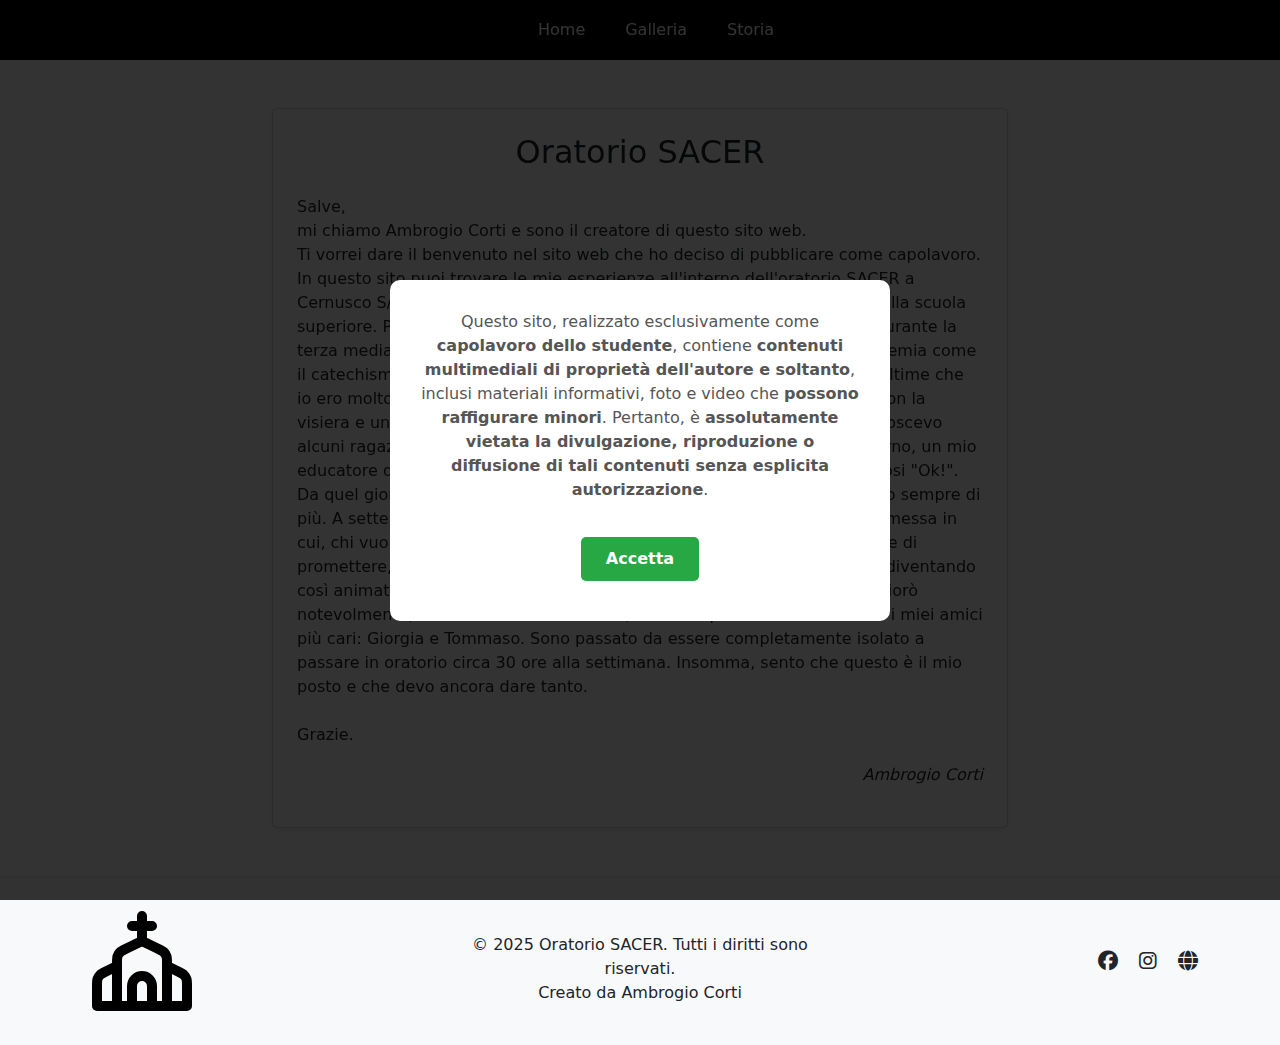
<file: index.html>
<!DOCTYPE html>
<html lang="it-IT">
    <head>
        <title>Oratorio SACER</title>
        <link rel="icon" type="image/x-icon" href="./images/favicon.svg">
        <link rel="stylesheet" href="./css/body.css">
        <link rel="stylesheet" href="./css/style-tel.css">
        <meta name="viewport" content="width=device-width, initial-scale=1.0">
        <link href="https://cdn.jsdelivr.net/npm/bootstrap@5.3.2/dist/css/bootstrap.min.css" rel="stylesheet">
        <meta name="viewport" content="width=device-width, initial-scale=1, minimum-scale=1, maximum-scale=1, user-scalable=no">
        <link rel="stylesheet" href="https://cdnjs.cloudflare.com/ajax/libs/font-awesome/6.4.2/css/all.min.css">
        <meta name="google-site-verification" content="uvR4DoMm1fZ2NOWO52zbd2JD6_zcyFLy5lDsZyeucfA" />
    </head>
    <body>
        <nav class="navbar">
            <ul class="nav-list">
            <li><a href="">Home</a></li>
            <li><a href="./images.html">Galleria</a></li>
            <li><a href="./timeline.html">Storia</a></li>
            </ul>
        </nav>

        <div class="container my-5">
            <div class="row justify-content-center">
                <div class="col-lg-8">
                    <div class="card shadow-sm">
                        <div class="card-body p-4">
                            <h2 class="text-center mb-4">Oratorio SACER</h2>
                            <p class="card-text">
                                Salve,<br>
                                mi chiamo Ambrogio Corti e sono il creatore di questo sito web.<br>
                                Ti vorrei dare il benvenuto nel sito web che ho deciso di pubblicare come capolavoro.<br>
                                In questo sito puoi trovare le mie esperienze all'interno dell'oratorio SACER a Cernusco S/N (MI), città in cui vivo.
                                Frequento l'oratorio dal primo anno della scuola superiore. Prima e durante la pandemia andavo pochissimo in oratorio.
                                Durante la terza media sono riprese alcune attività che si facevano prima della pandemia come il catechismo e le attività la domenica pomeriggio.
                                Ed è proprio in quest'ultime che io ero molto timido: giocavo con i miei coetanei indossando un cappello con la visiera e un paio di occhiali da sole anche quando il sole non c'era.
                                Io conoscevo alcuni ragazzi della mia età ma pensavo che fossi un estraneo. Poi un giorno, un mio educatore di nome Gabriele, mi chiese se volessi giocare con loro: io risposi "Ok!".
                                Da quel giorno continuai a tornare lì ogni domenica e man mano mi aprivo sempre di più.
                                A settembre 2022 feci la Professione di Fede (PDF), una specie di promessa in cui, chi vuole degli animatori che sono
                                in prima superiore, appunto, decide di promettere, di mettersi al servizio degli altri (soprattutto dei più giovani) diventando così animatori.
                                Da quel momento in poi la mia esperienza in oratorio migliorò notevolmente; durante lo Studio Insieme, conobbi quelli che adesso sono i miei amici più cari: Giorgia e Tommaso.
                                Sono passato da essere completamente isolato a passare in oratorio circa 30 ore alla settimana. Insomma, sento che questo è il mio posto e che devo ancora dare tanto.<br><br>
                                Grazie.
                                <p class="text-end fst-italic">Ambrogio Corti</p>
                            </p>
                        </div>
                    </div>
                </div>
            </div>
        </div>

        <!-- Freccia torna su -->
        <div id="scrollTop"><i class="fas fa-arrow-up"></i></div>


        <!--Cookie Banner-->
        <div id="cookieOverlay" class="cookie-overlay">
            <div class="cookie-modal">
                <p>Questo sito, realizzato esclusivamente come <b>capolavoro dello studente</b>, contiene <b>contenuti multimediali di proprietà dell'autore e soltanto</b>, inclusi materiali informativi, foto e video che <b>possono raffigurare minori</b>. Pertanto, è <b>assolutamente vietata la divulgazione, riproduzione o diffusione di tali contenuti senza esplicita autorizzazione</b>.</p>
                    <button id="acceptCookies" class="cookie-btn accept">Accetta</button>
            </div>
        </div>

        <!-- Footer -->
        <footer class="footer bg-light">
            <div class="container py-4">
                <div class="row align-items-center">
                    <div class="col-md-4 text-center text-md-start mb-3 mb-md-0">
                        <a href="#">
                            <img src="./images/favicon.svg" width="120" alt="Logo Oratorio SACER">
                        </a>
                    </div>
                    
                    <div class="col-md-4 text-center mb-3 mb-md-0">
                        <div class="row mt-3">
                            <div class="col-12 text-center">
                                <p class="mb-0">&copy; 2025 Oratorio SACER. Tutti i diritti sono riservati. <br>Creato da Ambrogio Corti</p>
                            </div>
                        </div>
                    </div>
                    
                    <div class="col-md-4 text-center text-md-end">
                        <div class="social-media-wrapper">
                            <ul class="list-inline m-0">
                                <li class="list-inline-item me-3">
                                    <a href="https://www.facebook.com/upgcernusco?locale=it_IT" target="_blank" class="text-dark">
                                        <i class="fab fa-facebook fa-lg"></i>
                                    </a>
                                </li>
                                <li class="list-inline-item me-3">
                                    <a href="https://www.instagram.com/upgcernusco/?hl=it" target="_blank" class="text-dark">
                                        <i class="fab fa-instagram fa-lg"></i>
                                    </a>
                                </li>
                                <li class="list-inline-item">
                                    <a href="https://www.cernuscoinsieme.it" target="_blank" class="text-dark">
                                        <i class="fas fa-globe fa-lg"></i>
                                    </a>
                                </li>
                            </ul>
                        </div>
                    </div>
                </div>
            </div>
        </footer>
        
        <!-- Bootstrap JS -->
        <script src="https://cdn.jsdelivr.net/npm/bootstrap@5.3.2/dist/js/bootstrap.bundle.min.js"></script>
        <script src="./scripts/script.js"></script>
        <script>
            const script = document.createElement('script');
            script.src = 'scripts/script.js';
            document.body.appendChild(script);
            
            script.onerror = function() {
                console.error("Errore nel caricamento dello script!");
            };
        </script>
    </body>
</html>
</file>
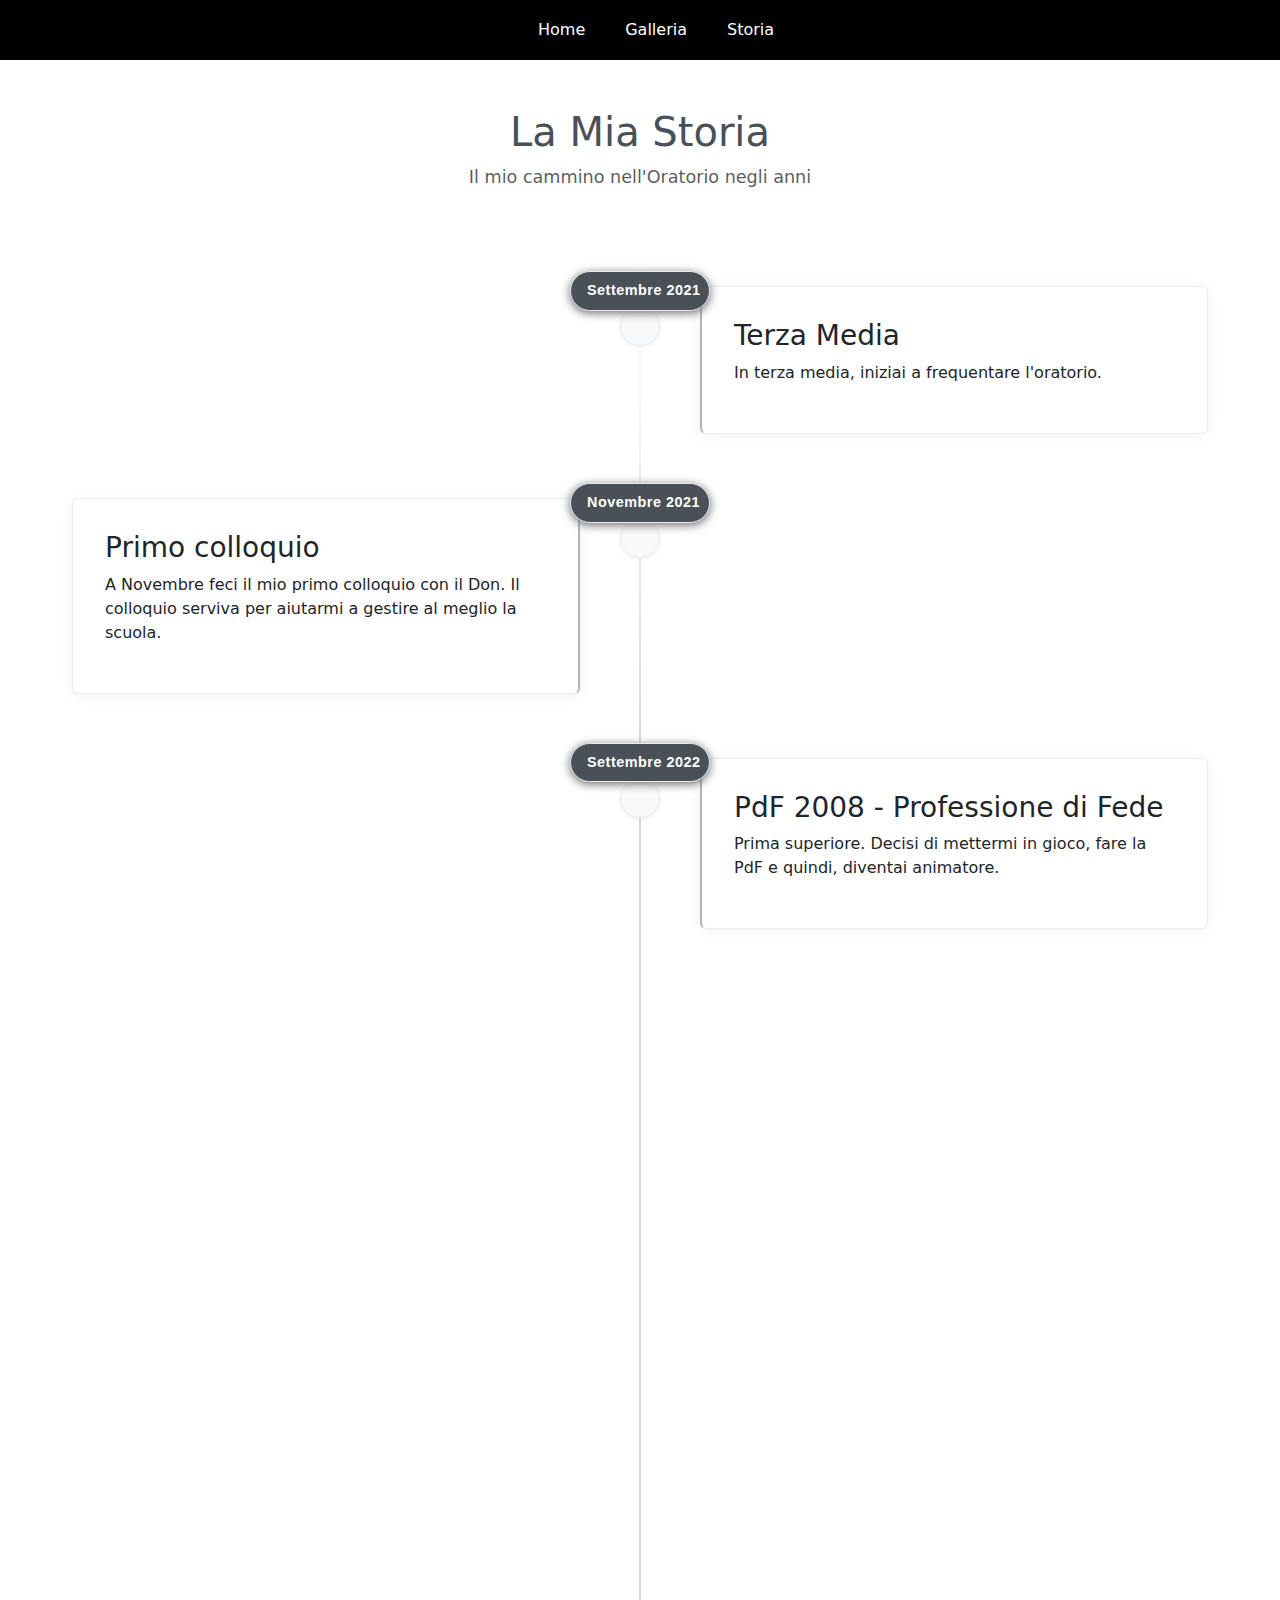
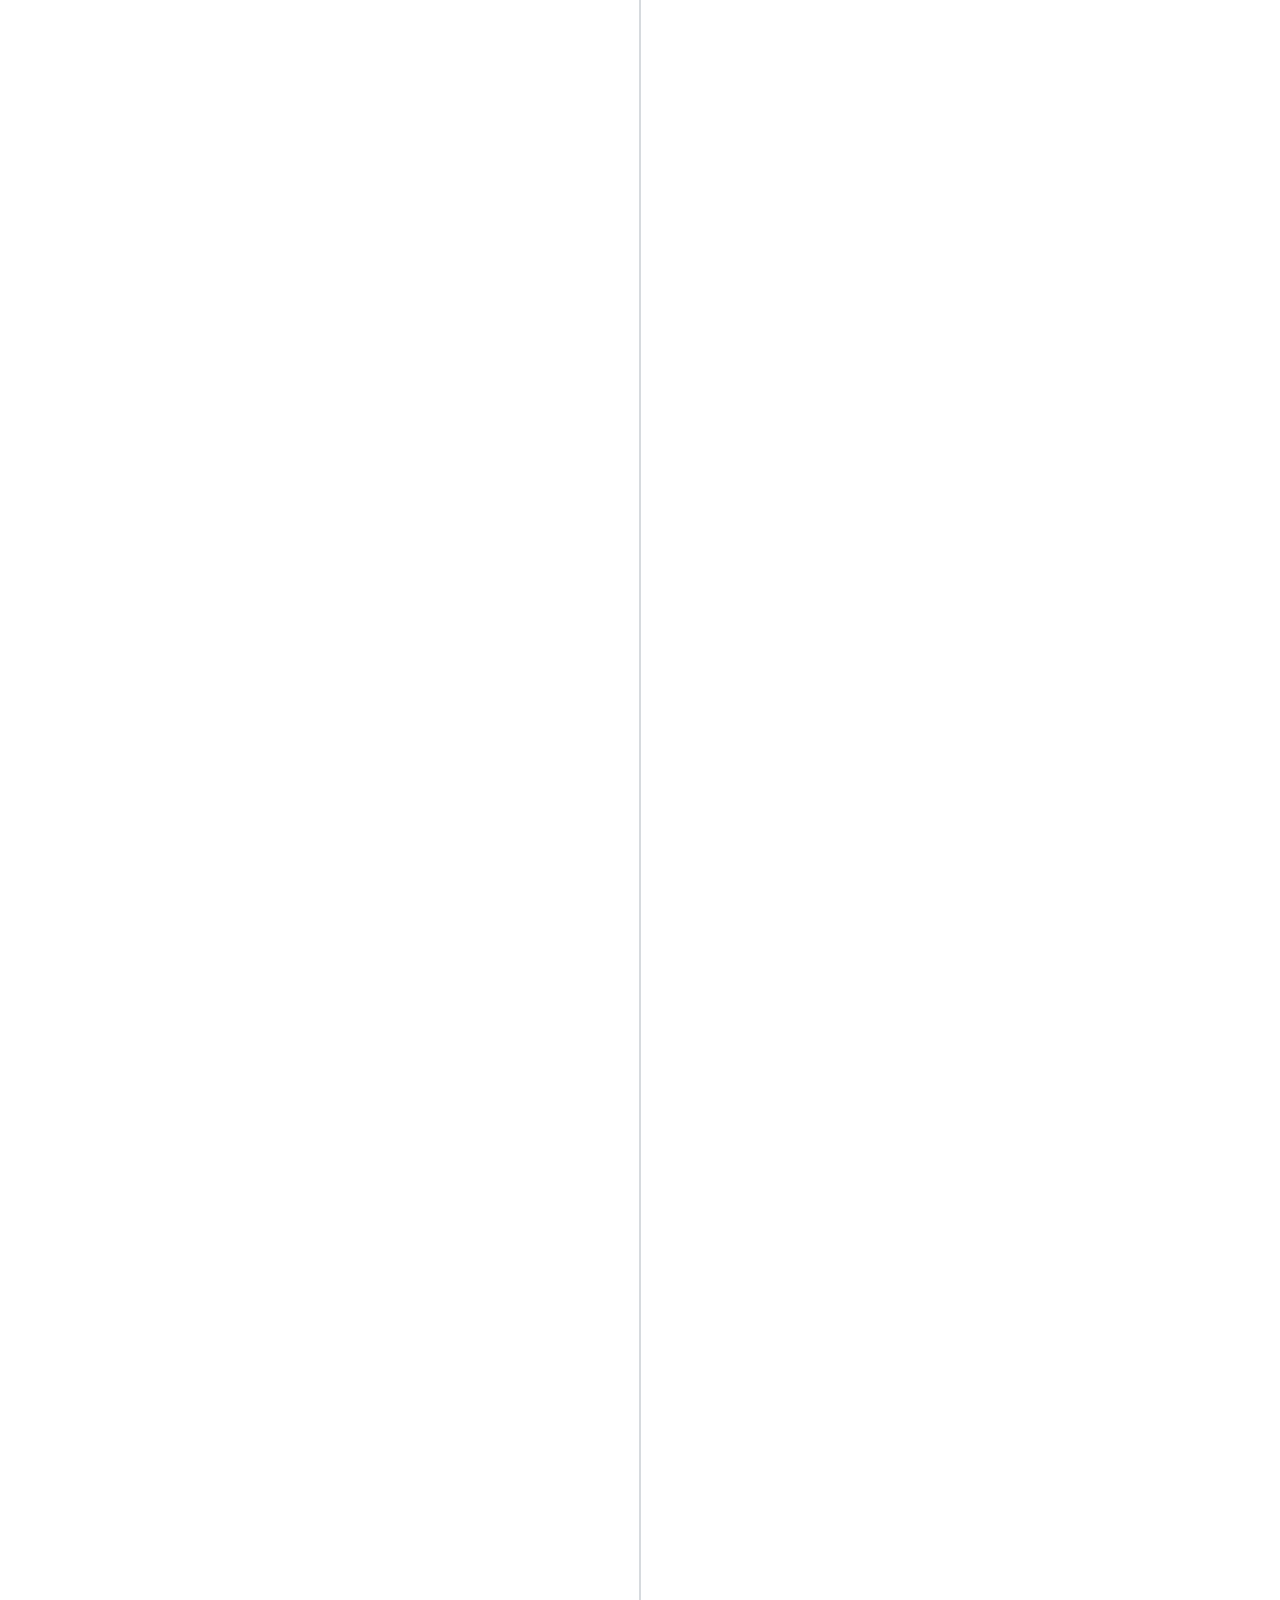
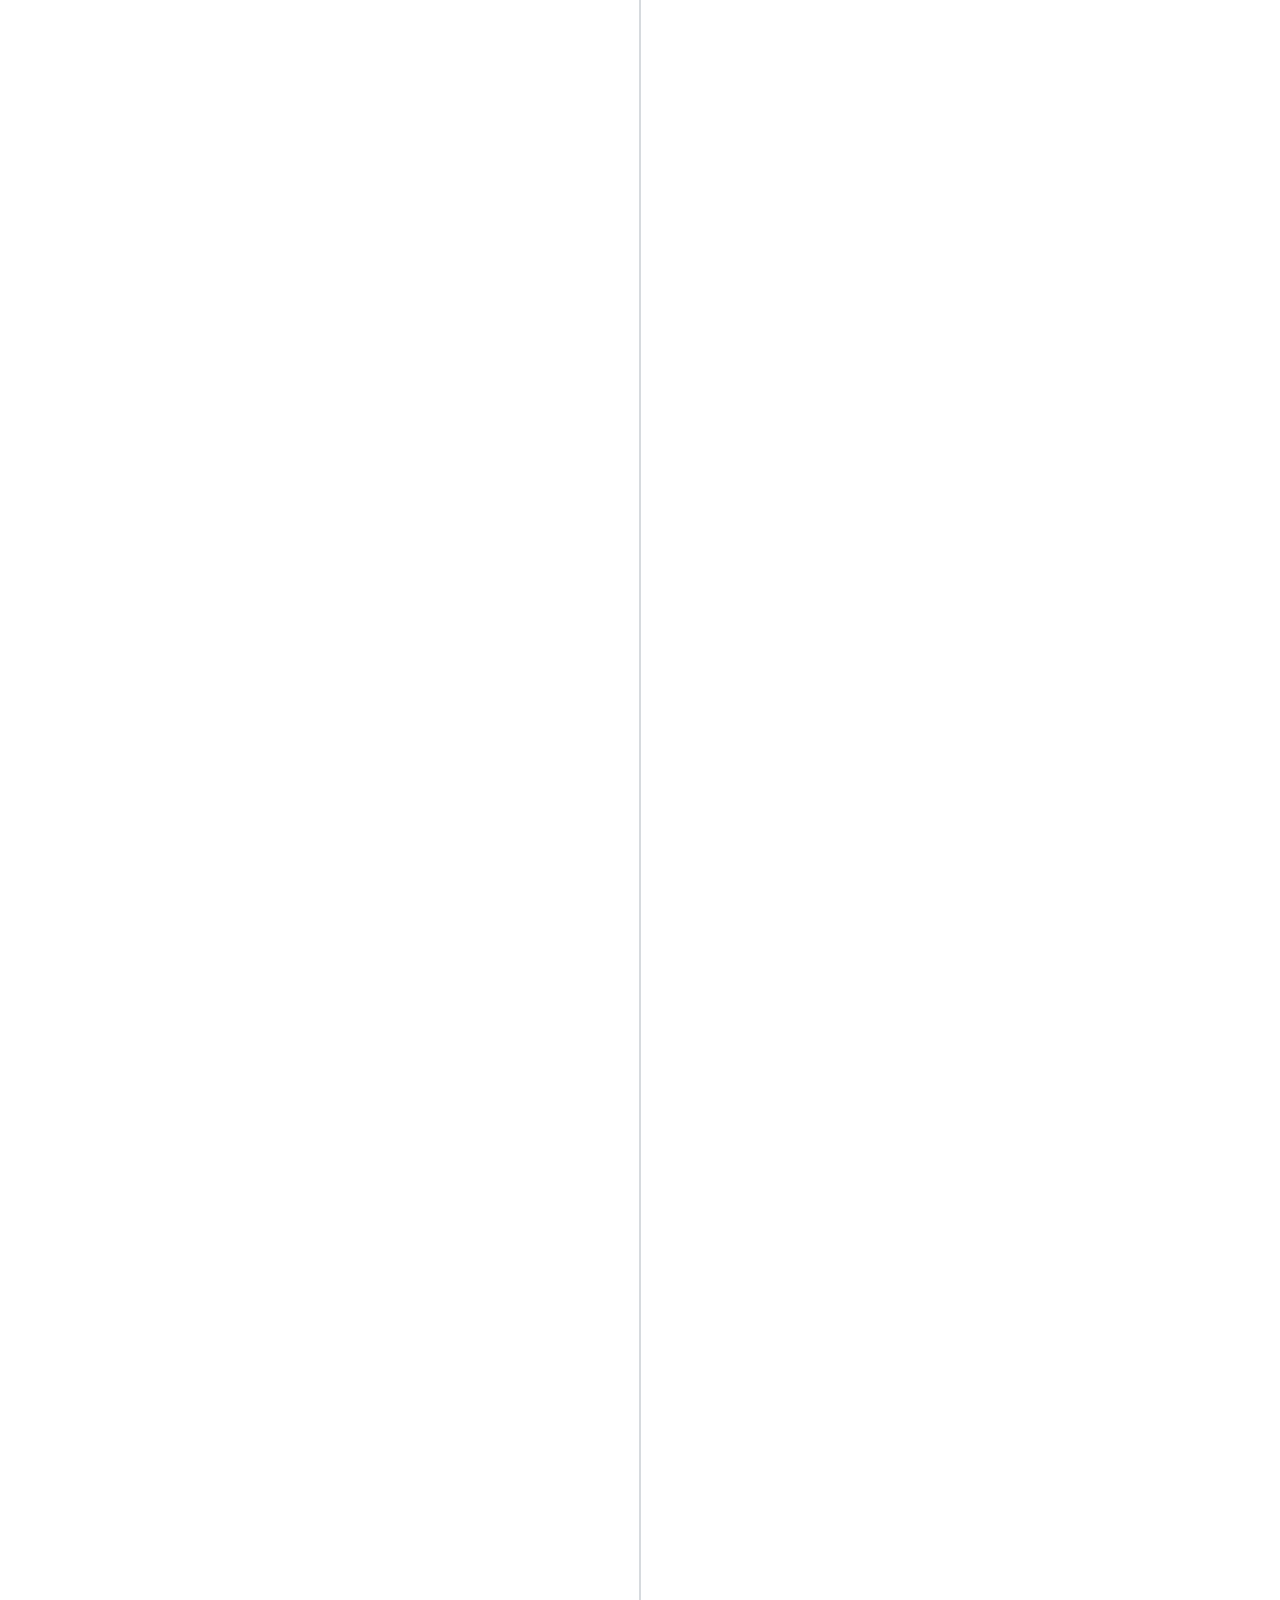
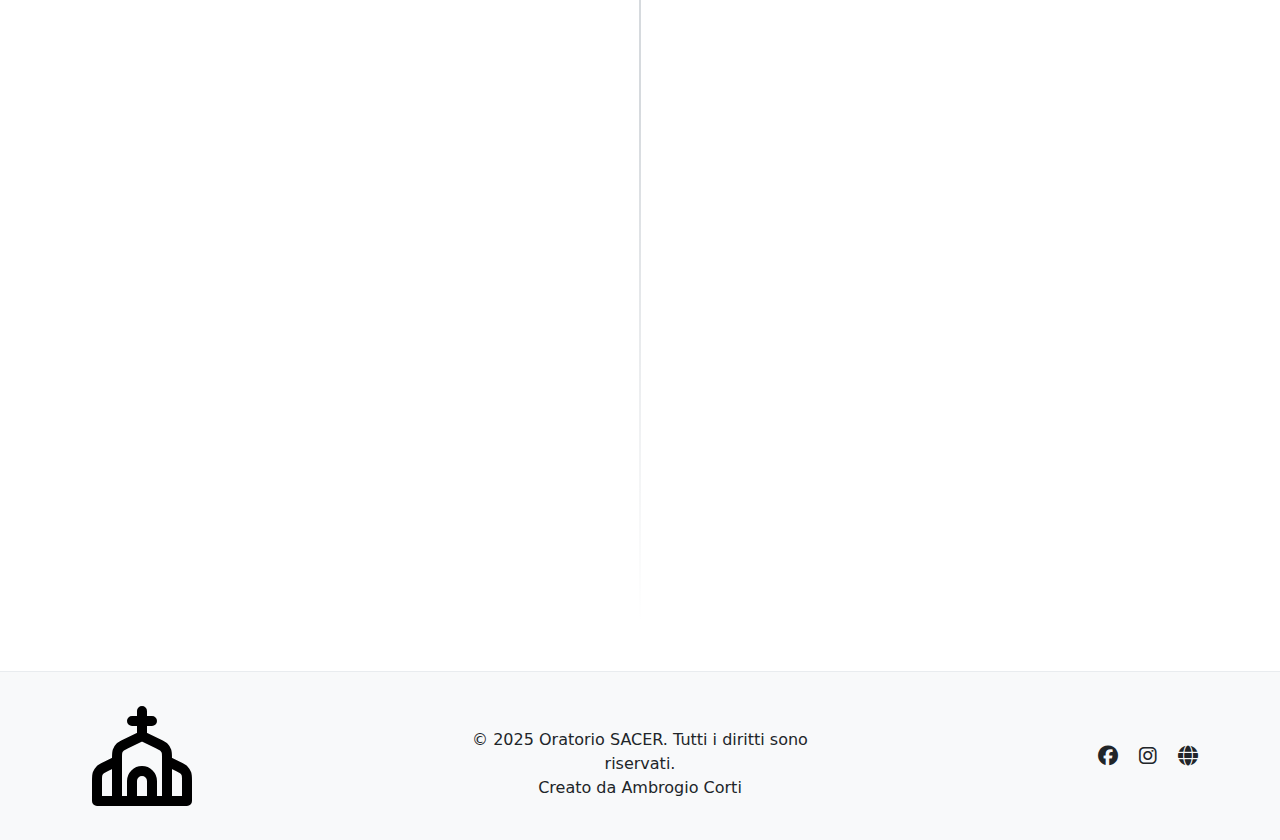
<file: timeline.html>
<!DOCTYPE html>
<html lang="it-IT">
<head>
    <title>La Nostra Storia - Oratorio SACER</title>
    <link rel="icon" type="image/x-icon" href="./images/favicon.svg">
    <link rel="stylesheet" href="./css/body.css">
    <link rel="stylesheet" href="./css/style-tel.css">
    <link rel="stylesheet" href="./css/timeline.css">
    <meta name="viewport" content="width=device-width, initial-scale=1.0">
    <link href="https://cdn.jsdelivr.net/npm/bootstrap@5.3.2/dist/css/bootstrap.min.css" rel="stylesheet">
    <link rel="stylesheet" href="https://cdnjs.cloudflare.com/ajax/libs/font-awesome/6.4.2/css/all.min.css">
    <meta name="viewport" content="width=device-width, initial-scale=1, minimum-scale=1, maximum-scale=1, user-scalable=no">
</head>
<body>
    <nav class="navbar">
        <ul class="nav-list">
            <li><a href="./index.html">Home</a></li>
            <li><a href="./images.html">Galleria</a></li>
            <li><a class="active" href="">Storia</a></li>
        </ul>
    </nav>

    <div class="timeline-container">
        <div class="timeline-header">
            <h1>La Mia Storia</h1>
            <p class="text-muted">Il mio cammino nell'Oratorio negli anni</p>
        </div>
        
        <div class="timeline" id="timeline">
        </div>
    </div>


        <!-- Freccia torna su -->
        <div id="scrollTop"><i class="fas fa-arrow-up"></i></div>

        <!-- Footer -->
        <footer class="footer bg-light">
            <div class="container py-4">
                <div class="row align-items-center">
                    <div class="col-md-4 text-center text-md-start mb-3 mb-md-0">
                        <a href="#">
                            <img src="./images/favicon.svg" width="120" alt="Logo Oratorio SACER">
                        </a>
                    </div>
                    
                    <div class="col-md-4 text-center mb-3 mb-md-0">
                        <div class="row mt-3">
                            <div class="col-12 text-center">
                                <p class="mb-0">&copy; 2025 Oratorio SACER. Tutti i diritti sono riservati. <br>Creato da Ambrogio Corti</p>
                            </div>
                        </div>
                    </div>
                    
                    <div class="col-md-4 text-center text-md-end">
                        <div class="social-media-wrapper">
                            <ul class="list-inline m-0">
                                <li class="list-inline-item me-3">
                                    <a href="https://www.facebook.com/upgcernusco?locale=it_IT" target="_blank" class="text-dark">
                                        <i class="fab fa-facebook fa-lg"></i>
                                    </a>
                                </li>
                                <li class="list-inline-item me-3">
                                    <a href="https://www.instagram.com/upgcernusco/?hl=it" target="_blank" class="text-dark">
                                        <i class="fab fa-instagram fa-lg"></i>
                                    </a>
                                </li>
                                <li class="list-inline-item">
                                    <a href="https://www.cernuscoinsieme.it" target="_blank" class="text-dark">
                                        <i class="fas fa-globe fa-lg"></i>
                                    </a>
                                </li>
                            </ul>
                        </div>
                    </div>
                </div>
            </div>
        </footer>
        
        <!-- Prima della chiusura del body -->
        <script src="https://cdn.jsdelivr.net/npm/bootstrap@5.3.2/dist/js/bootstrap.bundle.min.js"></script>
        <script src="./scripts/script.js"></script>
        <script src="./scripts/timeline.js"></script>
    </body>
</html>
</file>
<file: css/body.css>
body {
  font-family: 'Segoe UI', Tahoma, Geneva, Verdana, sans-serif;
  line-height: 1.6;
  color: #333;
  background-color: #f8f9fa;
  display: flex;
  flex-direction: column;
  min-height: 100vh;
}

.navbar {
  background-color: #000;
  font-size: 16px;
  display: flex;
  align-items: center;
  height: 60px;
}

.nav-list {
  list-style: none;
  display: flex;
  justify-content: center;
  width: 100%;
}

.nav-list li {
  position: relative;
  display: flex;
  align-items: center;
  height: 100%;
  list-style: none;
}

.nav-list a {
  color: #fff;
  text-decoration: none;
  padding: 10px 20px;
  display: flex;
  align-items: center;
  height: 100%;
  transition: background-color 0.3s ease;
}

.nav-list a:hover {
  background-color: #333;
}

.card {
  border: none;
  border-radius: 0.5rem;
  transition: transform 0.3s ease, box-shadow 0.3s ease;
}

.card:hover {
  transform: translateY(-5px);
  box-shadow: 0 10px 20px rgba(0, 0, 0, 0.1);
}

.cookie-overlay {
  position: fixed;
  top: 0;
  left: 0;
  width: 100%;
  height: 100%;
  background-color: rgba(0, 0, 0, 0.8);
  display: none;
  justify-content: center;
  align-items: center;
  z-index: 9999;
}

.cookie-modal {
  background: white;
  padding: 30px;
  border-radius: 10px;
  max-width: 500px;
  width: 90%;
  text-align: center;
}

.cookie-modal h3 {
  margin-bottom: 15px;
  color: #333;
}

.cookie-modal p {
  margin-bottom: 25px;
  color: #555;
  line-height: 1.5;
}

.cookie-buttons {
  display: flex;
  justify-content: center;
}

.cookie-btn {
  padding: 10px 25px;
  margin: 10px;
  border: none;
  border-radius: 5px;
  cursor: pointer;
  font-weight: bold;
}

.cookie-btn.accept {
  background-color: #28a745;
  color: white;
}

.cookie-btn.accept:hover {
  background-color: #2ecc71;
}

.cookie-lock {
  overflow: hidden;
  position: fixed;
  width: 100%;
}

body.cookie-lock {
  overflow: hidden;
  position: fixed;
  width: 100%;
  height: 100%;
}

.footer {
  background-color: #fff;
  border-top: 1px solid #e9ecef;
  margin-top: auto;
}

.footer a {
  text-decoration: none;
  transition: color 0.3s ease;
}

.footer a:hover {
  color: #0d6efd;
}

.social-media-wrapper a {
  color: #495057;
}

.social-media-wrapper a:hover {
  color: #0d6efd;
}

#scrollTop {
  position: fixed;
  bottom: 30px;
  right: 30px;
  width: 50px;
  height: 50px;
  background-color: #000;
  color: white;
  border-radius: 50%;
  display: flex;
  align-items: center;
  justify-content: center;
  font-size: 20px;
  cursor: pointer;
  opacity: 0;
  visibility: hidden;
  transition: all 0.3s ease;
  z-index: 1000;
  border: none;
  outline: none;
}

#scrollTop.active {
  opacity: 1;
  visibility: visible;
}

#scrollTop:hover {
  background-color: #333;
  transform: scale(1.1);
}
</file>
<file: css/style-tel.css>
body {
  overflow-x: hidden;
  width: 100%;
}

/* ===== REGOLE GENERALI MOBILE FIRST ===== */
@media (max-width: 1024px) {
  body {
    font-size: 16px;
    padding: 0;
  }
}

/* ===== NAVBAR ===== */
@media (max-width: 768px) {
  .navbar {
    background-color: #000;
    font-size: 16px;
    display: flex;
    align-items: center;
    height: 60px;
  }

  .nav-list {
    list-style: none;
    display: flex;
    justify-content: center;
    width: 100%;
    padding: 0;
    margin: 0;
  }

  .nav-list li {
    margin: 0 10px;
  }

  .nav-list a {
    color: #fff;
    text-decoration: none;
    padding: 10px 15px;
    display: block;
  }
}

/* ===== TIMELINE ===== */
@media (max-width: 992px) {
  .timeline-container {
    padding: 0 1.5rem;
  }

  .event-content {
    width: calc(60% - 40px);
    padding: 1.3rem;
    margin-top: 60px; /* aumentato */
  }
}

@media (max-width: 768px) {
  .timeline::before {
    left: 50%;
    transform: translateX(-50%);
  }

  .timeline-header h1 {
    font-size: 1.8rem;
    margin-bottom: 0.3rem;
    text-align: center;
  }

  .timeline-header p {
    font-size: 1rem;
    text-align: center;
  }

  .event {
    margin-top: 3rem;
    margin-bottom: 2.5rem;
    width: 100%;
    display: flex;
    justify-content: center;
  }

  .event-content {
    width: 85% !important;
    margin-left: 0 !important;
    padding: 2.5rem 1.1rem 1.1rem 1.1rem;
    position: relative;
    left: auto;
    right: auto;
    margin-top: 60px; /* aumentato */
  }

  .event-date {
    left: 50%;
    transform: translateX(-50%);
    top: -12px;
    font-size: 0.75rem;
    padding: 0.3rem 0.7rem;
  }

  .event-icon {
    left: 50%;
    transform: translateX(-50%);
    top: 40px; /* abbassato per armonia */
    width: 30px;
    height: 30px;
    font-size: 0.8rem;
  }
}

@media (max-width: 480px) {
  .timeline-container {
    padding: 0 1rem;
  }

  .event-content {
    width: 90% !important;
    padding: 2.5rem 1.1rem 1.1rem 1.1rem !important;
    margin-top: 60px; /* aumentato */
  }

  .event-content h3 {
    font-size: 1.1rem;
    margin-bottom: 0.5rem;
    text-align: center;
  }

  .event-content p {
    font-size: 0.85rem;
    line-height: 1.5;
    text-align: center;
  }
}

/* ===== CAROSELLO ===== */
@media (max-width: 768px) {
  #carosello {
    display: flex;
    align-items: center;
    justify-content: center;
    position: relative;
    width: 90%;
    max-width: 100%;
    margin: 20px auto;
  }

  #immagini {
    width: 90vw;
    height: 50vh;
    max-height: 400px;
    display: flex;
    justify-content: center;
    align-items: center;
    border-radius: 10px;
  }

  #prev, #next {
    position: absolute;
    top: 50%;
    transform: translateY(-50%);
    background-color: rgba(0, 0, 0, 0.7);
    padding: 5px 10px;
    font-size: 20px;
    cursor: pointer;
    border-radius: 10px;
    border: none;
    color: white;
    z-index: 10;
  }

  #prev {
    left: -40px;
  }

  #next {
    right: -40px;
  }

  #prev:hover, #next:hover {
    background-color: rgba(0, 0, 0, 0.5);
  }

  .slide-indicators {
    bottom: 15px;
  }

  #didascalia {
    font-size: 14px;
    padding: 8px 10px;
    bottom: 50px;
  }
}

/* ===== FOOTER ===== */
@media (max-width: 768px) {
  .footer {
    text-align: center;
  }

  .footer .col-md-4 {
    margin-bottom: 1.5rem;
  }

  .footer img {
    width: 100px;
    margin-bottom: 1rem;
  }

  .social-media-wrapper {
    justify-content: center !important;
    margin-top: 1rem;
  }
}

@media (min-width: 769px) and (max-width: 1024px) {
  #immagini {
    padding-bottom: 60%;
  }
}

/* ===== ELEMENTI COMUNI ===== */
@media (max-width: 768px) {
  .container {
    flex-direction: column;
    padding: 0 15px;
  }

  .item {
    width: 100%;
    margin: 10px 0;
  }

  #scrollTop {
    width: 40px;
    height: 40px;
    font-size: 18px;
  }
}
</file>
<file: css/timeline.css>
:root {
    --bg-light: #f8f9fa;
    --card-light: #ffffff;
    --accent-light: #f1f3f5;
    --primary: #495057;
    --secondary: #6c757d;
    --accent: #adb5bd;
    --text-dark: #212529;
    --text-muted: #6c757d;
    --border-light: #e9ecef;
    --highlight: #e9ecef;
}

body {
    background-color: var(--bg-light);
    color: var(--text-dark);
    font-family: 'Segoe UI', sans-serif;
    line-height: 1.6;
}

.timeline-container {
    max-width: 1200px;
    margin: 3rem auto;
    padding: 0 2rem;
}

.timeline-header {
    text-align: center;
    margin-bottom: 4rem;
}

.timeline-header h1 {
    font-size: 2.5rem;
    color: var(--primary);
    margin-bottom: 0.5rem;
    font-weight: 400;
}

.timeline-header p {
    color: var(--text-muted);
    font-size: 1.1rem;
}

.timeline {
    position: relative;
    padding: 2rem 0;
}

.timeline::before {
    content: '';
    position: absolute;
    left: 50%;
    top: 0;
    width: 1px;
    height: 100%;
    background: linear-gradient(to bottom, 
        transparent 0%, 
        var(--accent) 10%, 
        var(--accent) 90%, 
        transparent 100%);
    transform: translateX(-50%);
}

.event {
    position: relative;
    margin-bottom: 4rem;
    transition: all 0.4s ease-out;
}

.event-content {
    width: calc(50% - 60px);
    padding: 2rem;
    background: var(--card-light);
    border-radius: 6px;
    box-shadow: 0 2px 15px rgba(0,0,0,0.05);
    position: relative;
    border: 1px solid var(--border-light);
}

.event-content:hover {
    box-shadow: 0 5px 20px rgba(0,0,0,0.08);
}

.event:nth-child(odd) .event-content {
    margin-left: auto;
    border-left: 2px solid var(--accent);
}

.event:nth-child(even) .event-content {
    border-right: 2px solid var(--accent);
}

.event-date {
    position: absolute;
    width: 140px;
    left: 50%;
    top: -15px;
    transform: translateX(-50%);
    background: var(--card-light);
    padding: 0.5rem 1rem;
    border-radius: 20px;
    color: var(--primary);
    z-index: 4;
    text-align: center;
    font-size: 0.9rem;
    border: 1px solid var(--border-light);
    box-shadow: 0 2px 10px #686868;
    font-family: 'Segoe UI', sans-serif;
    white-space: nowrap;
    font-weight: 600;
    letter-spacing: 0.5px;
    background: var(--primary);
    color: white;
}

.event-icon {
    background: var(--primary);
    color: white;
    position: absolute;
    left: 50%;
    top: 20px;
    transform: translateX(-50%);
    width: 40px;
    height: 40px;
    background: var(--bg-light);
    color: var(--primary);
    border-radius: 50%;
    display: flex;
    align-items: center;
    justify-content: center;
    font-size: 1rem;
    z-index: 3;
    border: 1px solid var(--border-light);
    box-shadow: 0 2px 5px rgba(0,0,0,0.05);
}
</file>
